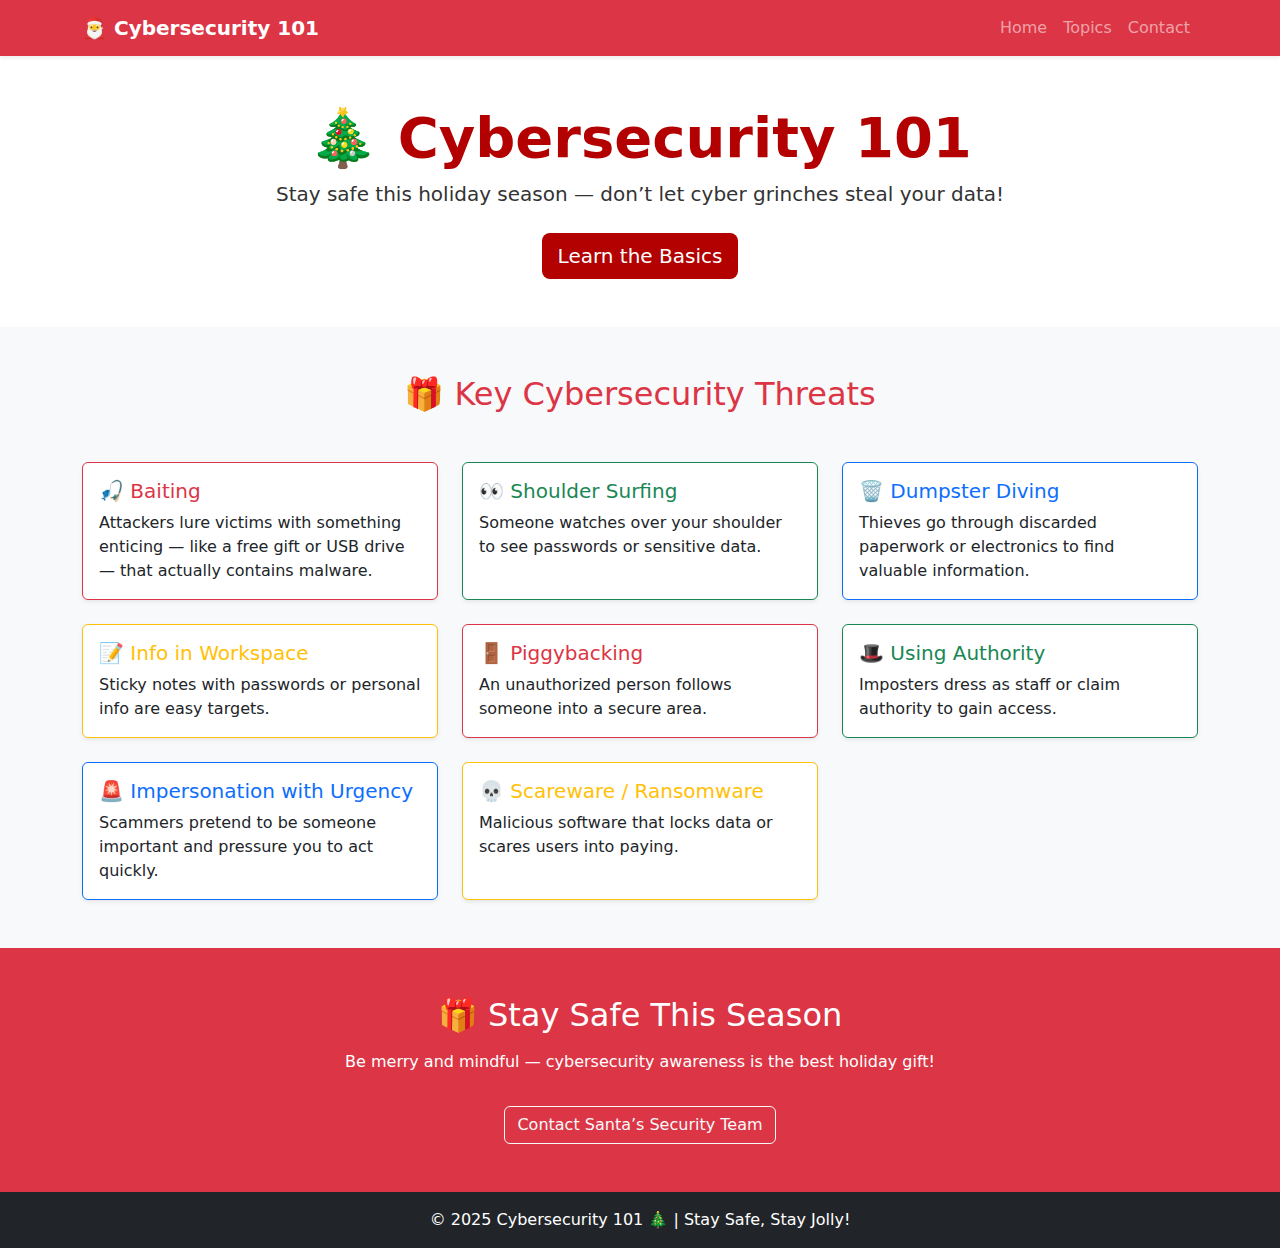
<file: CyberSecurity Website/index.html>
<!DOCTYPE html>
<html lang="en">
<head>
  <meta charset="UTF-8" />
  <meta name="viewport" content="width=device-width, initial-scale=1.0" />
  <title>Cybersecurity 101 🎄</title>

  <link rel="icon" type="image/x-icon" href="christ.ico">

  <!-- Bootstrap CSS -->
  <link
    href="https://cdn.jsdelivr.net/npm/bootstrap@5.3.3/dist/css/bootstrap.min.css"
    rel="stylesheet"
  />
  <link rel="stylesheet" href="style.css" />
</head>
<body>
  <!-- Navbar -->
  <nav class="navbar navbar-expand-lg navbar-dark bg-danger shadow-sm">
    <div class="container">
      <a class="navbar-brand fw-bold" href="#">🎅 Cybersecurity 101</a>
      <button class="navbar-toggler" type="button" data-bs-toggle="collapse" data-bs-target="#navbarNav">
        <span class="navbar-toggler-icon"></span>
      </button>
      <div class="collapse navbar-collapse" id="navbarNav">
        <ul class="navbar-nav ms-auto">
          <li class="nav-item"><a class="nav-link" href="#hero">Home</a></li>
          <li class="nav-item"><a class="nav-link" href="#topics">Topics</a></li>
          <li class="nav-item"><a class="nav-link" href="#contact">Contact</a></li>
        </ul>
      </div>
    </div>
  </nav>

  <!-- Hero -->
  <section id="hero" class="text-center py-5">
    <div class="container">
      <h1 class="display-4 fw-bold">🎄 Cybersecurity 101</h1>
      <p class="lead mb-4">
        Stay safe this holiday season — don’t let cyber grinches steal your data!
      </p>
      <a href="#topics" class="btn btn-light btn-lg">Learn the Basics</a>
    </div>
  </section>

  <!-- Topics -->
  <section id="topics" class="py-5 bg-light">
    <div class="container">
      <h2 class="text-center mb-5 text-danger">🎁 Key Cybersecurity Threats</h2>
      <div class="row g-4">

        <!-- Example Card (Baiting) -->
        <div class="col-md-6 col-lg-4">
          <div class="card h-100 border-danger shadow-sm" data-bs-toggle="modal" data-bs-target="#baitingModal">
            <div class="card-body">
              <h5 class="card-title text-danger">🎣 Baiting</h5>
              <p class="card-text">
                Attackers lure victims with something enticing — like a free gift or USB drive — that actually contains malware.
              </p>
            </div>
          </div>
        </div>

        <!-- Shoulder Surfing -->
        <div class="col-md-6 col-lg-4">
          <div class="card h-100 border-success shadow-sm" data-bs-toggle="modal" data-bs-target="#shoulderModal">
            <div class="card-body">
              <h5 class="card-title text-success">👀 Shoulder Surfing</h5>
              <p class="card-text">Someone watches over your shoulder to see passwords or sensitive data.</p>
            </div>
          </div>
        </div>

        <!-- Dumpster Diving -->
        <div class="col-md-6 col-lg-4">
          <div class="card h-100 border-primary shadow-sm" data-bs-toggle="modal" data-bs-target="#dumpsterModal">
            <div class="card-body">
              <h5 class="card-title text-primary">🗑️ Dumpster Diving</h5>
              <p class="card-text">Thieves go through discarded paperwork or electronics to find valuable information.</p>
            </div>
          </div>
        </div>

        <!-- Info in Workspace -->
        <div class="col-md-6 col-lg-4">
          <div class="card h-100 border-warning shadow-sm" data-bs-toggle="modal" data-bs-target="#workspaceModal">
            <div class="card-body">
              <h5 class="card-title text-warning">📝 Info in Workspace</h5>
              <p class="card-text">Sticky notes with passwords or personal info are easy targets.</p>
            </div>
          </div>
        </div>

        <!-- Piggybacking -->
        <div class="col-md-6 col-lg-4">
          <div class="card h-100 border-danger shadow-sm" data-bs-toggle="modal" data-bs-target="#piggyModal">
            <div class="card-body">
              <h5 class="card-title text-danger">🚪 Piggybacking</h5>
              <p class="card-text">An unauthorized person follows someone into a secure area.</p>
            </div>
          </div>
        </div>

        <!-- Uniform or Authority -->
        <div class="col-md-6 col-lg-4">
          <div class="card h-100 border-success shadow-sm" data-bs-toggle="modal" data-bs-target="#authorityModal">
            <div class="card-body">
              <h5 class="card-title text-success">🎩 Using Authority</h5>
              <p class="card-text">Imposters dress as staff or claim authority to gain access.</p>
            </div>
          </div>
        </div>

        <!-- Impersonation with Urgency -->
        <div class="col-md-6 col-lg-4">
          <div class="card h-100 border-primary shadow-sm" data-bs-toggle="modal" data-bs-target="#impersonationModal">
            <div class="card-body">
              <h5 class="card-title text-primary">🚨 Impersonation with Urgency</h5>
              <p class="card-text">Scammers pretend to be someone important and pressure you to act quickly.</p>
            </div>
          </div>
        </div>

        <!-- Scareware / Ransomware -->
        <div class="col-md-6 col-lg-4">
          <div class="card h-100 border-warning shadow-sm" data-bs-toggle="modal" data-bs-target="#ransomwareModal">
            <div class="card-body">
              <h5 class="card-title text-warning">💀 Scareware / Ransomware</h5>
              <p class="card-text">Malicious software that locks data or scares users into paying.</p>
            </div>
          </div>
        </div>

      </div>
    </div>
  </section>

  <!-- Contact -->
  <section id="contact" class="py-5 text-white bg-danger text-center">
    <div class="container">
      <h2>🎁 Stay Safe This Season</h2>
      <p class="mt-3">Be merry and mindful — cybersecurity awareness is the best holiday gift!</p>
      <a href="mailto:shane.pricken@mcvts.org" class="btn btn-outline-light mt-3">Contact Santa’s Security Team</a>
    </div>
  </section>

  <!-- Footer -->
  <footer class="text-center text-white bg-dark py-3">
    <p class="mb-0">&copy; 2025 Cybersecurity 101 🎄 | Stay Safe, Stay Jolly!</p>
  </footer>

  <!-- ===== MODALS ===== -->
  <!-- Baiting -->
  <div class="modal fade" id="baitingModal" tabindex="-1">
    <div class="modal-dialog">
      <div class="modal-content">
        <div class="modal-header bg-danger text-white">
          <h5 class="modal-title">🎣 Preventing Baiting</h5>
          <button type="button" class="btn-close" data-bs-dismiss="modal"></button>
        </div>
        <div class="modal-body">
          <ul>
            <li>Never plug in unknown USB drives or devices.</li>
            <li>Download software only from trusted sources.</li>
            <li>Be cautious of “free” online offers or giveaways.</li>
          </ul>
        </div>
      </div>
    </div>
  </div>

  <!-- Shoulder Surfing -->
  <div class="modal fade" id="shoulderModal" tabindex="-1">
    <div class="modal-dialog">
      <div class="modal-content">
        <div class="modal-header bg-success text-white">
          <h5 class="modal-title">👀 Preventing Shoulder Surfing</h5>
          <button type="button" class="btn-close" data-bs-dismiss="modal"></button>
        </div>
        <div class="modal-body">
          <ul>
            <li>Use privacy screens on your devices.</li>
            <li>Be aware of people nearby when entering passwords.</li>
            <li>Position your monitor away from public view.</li>
          </ul>
        </div>
      </div>
    </div>
  </div>

  <!-- Dumpster Diving -->
  <div class="modal fade" id="dumpsterModal" tabindex="-1">
    <div class="modal-dialog">
      <div class="modal-content">
        <div class="modal-header bg-primary text-white">
          <h5 class="modal-title">🗑️ Preventing Dumpster Diving</h5>
          <button type="button" class="btn-close" data-bs-dismiss="modal"></button>
        </div>
        <div class="modal-body">
          <ul>
            <li>Shred sensitive documents before disposal.</li>
            <li>Wipe or destroy old storage devices before discarding.</li>
            <li>Use secure disposal bins for confidential material.</li>
          </ul>
        </div>
      </div>
    </div>
  </div>

  <!-- Workspace Info -->
  <div class="modal fade" id="workspaceModal" tabindex="-1">
    <div class="modal-dialog">
      <div class="modal-content">
        <div class="modal-header bg-warning text-dark">
          <h5 class="modal-title">📝 Protecting Workspace Info</h5>
          <button type="button" class="btn-close" data-bs-dismiss="modal"></button>
        </div>
        <div class="modal-body">
          <ul>
            <li>Never write passwords on sticky notes.</li>
            <li>Lock your screen when stepping away.</li>
            <li>Store sensitive papers securely.</li>
          </ul>
        </div>
      </div>
    </div>
  </div>

  <!-- Piggybacking -->
  <div class="modal fade" id="piggyModal" tabindex="-1">
    <div class="modal-dialog">
      <div class="modal-content">
        <div class="modal-header bg-danger text-white">
          <h5 class="modal-title">🚪 Preventing Piggybacking</h5>
          <button type="button" class="btn-close" data-bs-dismiss="modal"></button>
        </div>
        <div class="modal-body">
          <ul>
            <li>Never let strangers follow you into secure areas.</li>
            <li>Politely ask for ID if unsure.</li>
            <li>Report suspicious individuals immediately.</li>
          </ul>
        </div>
      </div>
    </div>
  </div>

  <!-- Authority -->
  <div class="modal fade" id="authorityModal" tabindex="-1">
    <div class="modal-dialog">
      <div class="modal-content">
        <div class="modal-header bg-success text-white">
          <h5 class="modal-title">🎩 Preventing Authority Exploits</h5>
          <button type="button" class="btn-close" data-bs-dismiss="modal"></button>
        </div>
        <div class="modal-body">
          <ul>
            <li>Verify credentials before granting access.</li>
            <li>Don’t be intimidated by uniforms or badges alone.</li>
            <li>Follow official ID verification procedures.</li>
          </ul>
        </div>
      </div>
    </div>
  </div>

  <!-- Impersonation -->
  <div class="modal fade" id="impersonationModal" tabindex="-1">
    <div class="modal-dialog">
      <div class="modal-content">
        <div class="modal-header bg-primary text-white">
          <h5 class="modal-title">🚨 Preventing Impersonation Scams</h5>
          <button type="button" class="btn-close" data-bs-dismiss="modal"></button>
        </div>
        <div class="modal-body">
          <ul>
            <li>Verify the sender or caller before acting.</li>
            <li>Never rush to respond to urgent demands.</li>
            <li>Use official channels to confirm requests.</li>
          </ul>
        </div>
      </div>
    </div>
  </div>

  <!-- Ransomware -->
  <div class="modal fade" id="ransomwareModal" tabindex="-1">
    <div class="modal-dialog">
      <div class="modal-content">
        <div class="modal-header bg-warning text-dark">
          <h5 class="modal-title">💀 Preventing Scareware & Ransomware</h5>
          <button type="button" class="btn-close" data-bs-dismiss="modal"></button>
        </div>
        <div class="modal-body">
          <ul>
            <li>Keep your software and antivirus up to date.</li>
            <li>Don’t click suspicious links or attachments.</li>
            <li>Back up important files regularly.</li>
          </ul>
        </div>
      </div>
    </div>
  </div>

  <!-- Bootstrap JS -->
  <script src="https://cdn.jsdelivr.net/npm/bootstrap@5.3.3/dist/js/bootstrap.bundle.min.js"></script>
</body>
</html>
</file>
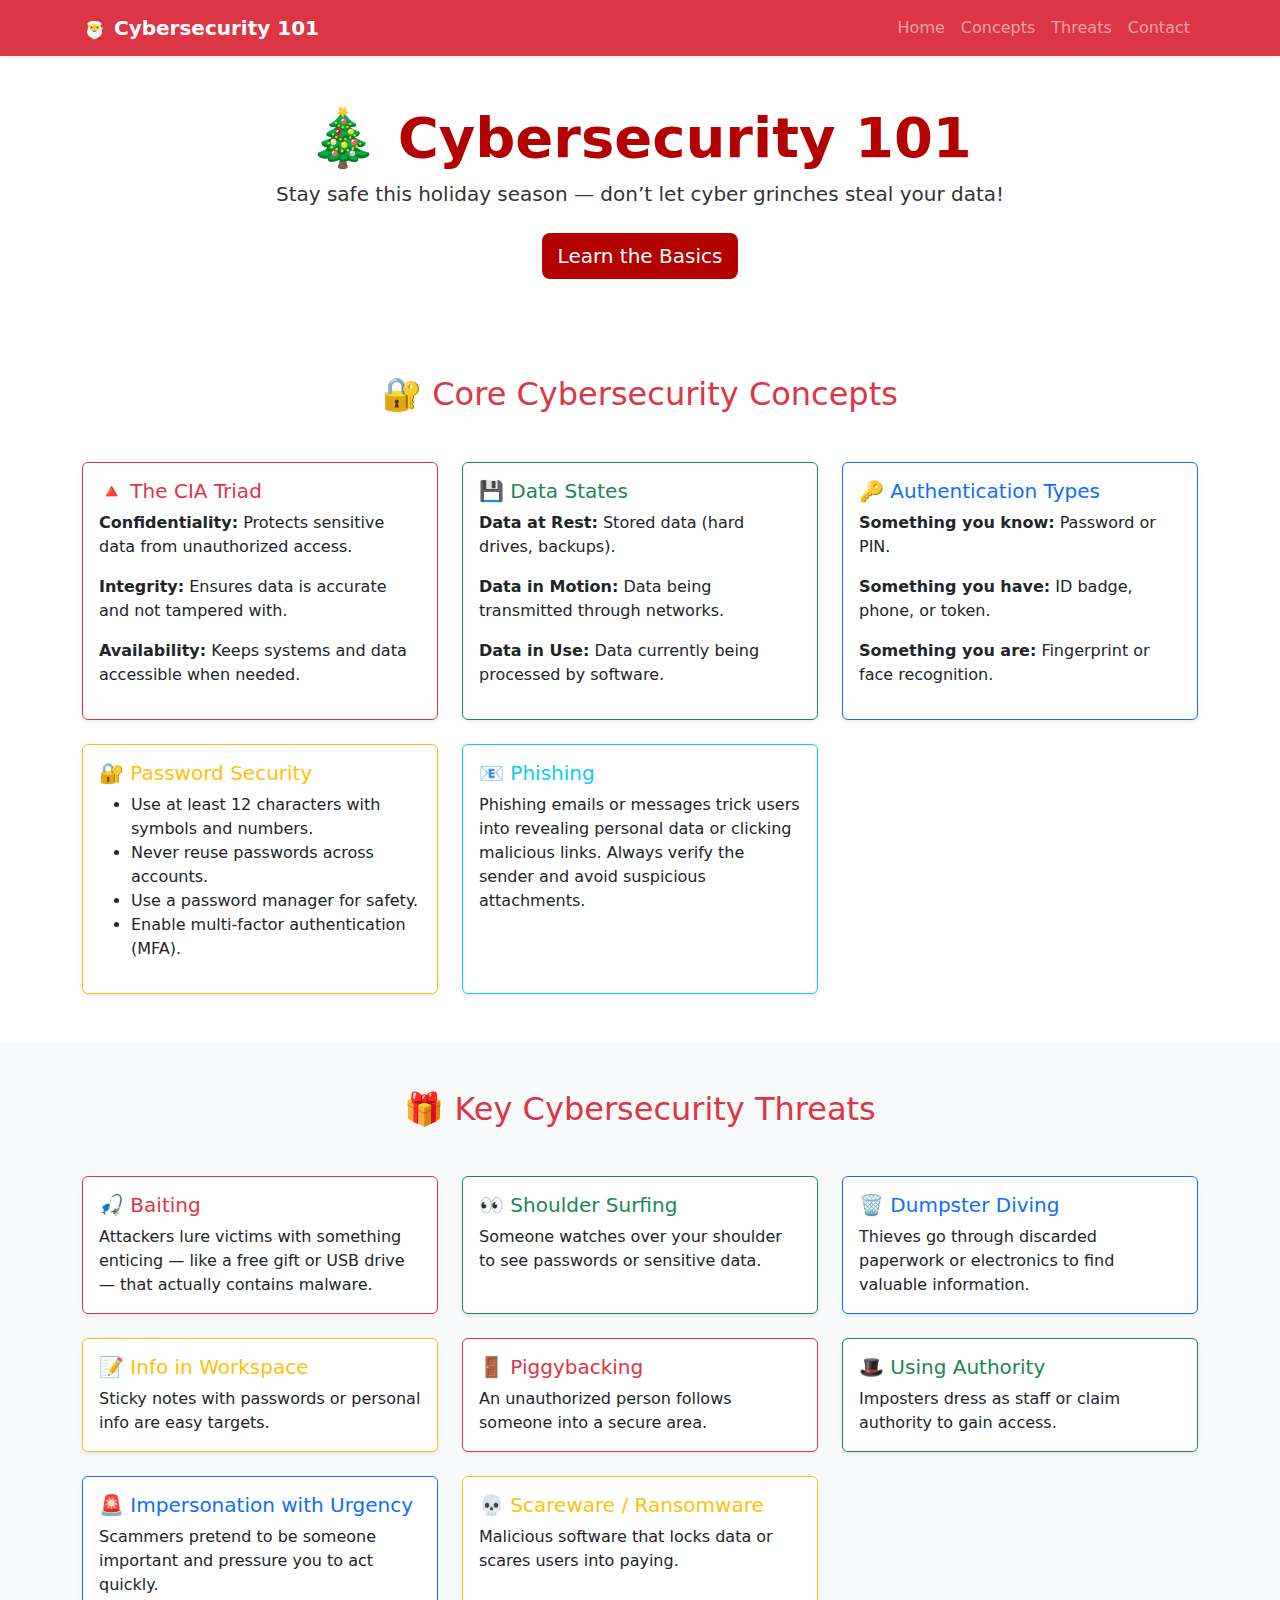
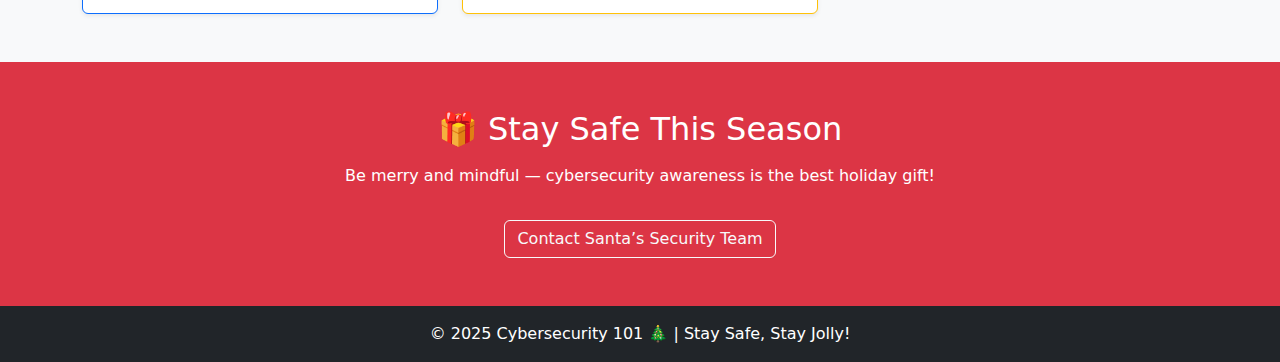
<file: Cyber-Security-Website-main/CyberSecurity Website/index.html>
<!DOCTYPE html>
<html lang="en">
<head>
  <meta charset="UTF-8" />
  <meta name="viewport" content="width=device-width, initial-scale=1.0" />
  <title>Cybersecurity 101 🎄</title>

  <link rel="icon" type="image/x-icon" href="christ.ico">

  <!-- Bootstrap CSS -->
  <link
    href="https://cdn.jsdelivr.net/npm/bootstrap@5.3.3/dist/css/bootstrap.min.css"
    rel="stylesheet"
  />
  <link rel="stylesheet" href="style.css" />
</head>
<body>
  <!-- Navbar -->
  <nav class="navbar navbar-expand-lg navbar-dark bg-danger shadow-sm">
    <div class="container">
      <a class="navbar-brand fw-bold" href="#">🎅 Cybersecurity 101</a>
      <button class="navbar-toggler" type="button" data-bs-toggle="collapse" data-bs-target="#navbarNav">
        <span class="navbar-toggler-icon"></span>
      </button>
      <div class="collapse navbar-collapse" id="navbarNav">
        <ul class="navbar-nav ms-auto">
          <ul class="navbar-nav ms-auto">
            <li class="nav-item"><a class="nav-link" href="#hero">Home</a></li>
            <li class="nav-item"><a class="nav-link" href="#concepts">Concepts</a></li>
            <li class="nav-item"><a class="nav-link" href="#topics">Threats</a></li>
            <li class="nav-item"><a class="nav-link" href="#contact">Contact</a></li>
          </ul>          
        </ul>
      </div>
    </div>
  </nav>

  <!-- Hero -->
  <section id="hero" class="text-center py-5">
    <div class="container">
      <h1 class="display-4 fw-bold">🎄 Cybersecurity 101</h1>
      <p class="lead mb-4">
        Stay safe this holiday season — don’t let cyber grinches steal your data!
      </p>
      <a href="#topics" class="btn btn-light btn-lg">Learn the Basics</a>
    </div>
  </section>

  

  <!-- Core Cybersecurity Concepts -->
<section id="concepts" class="py-5 bg-white">
  <div class="container">
    <h2 class="text-center mb-5 text-danger">🔐 Core Cybersecurity Concepts</h2>
    <div class="row g-4">

      <!-- CIA Triad -->
      <div class="col-md-6 col-lg-4">
        <div class="card h-100 border-danger shadow-sm">
          <div class="card-body">
            <h5 class="card-title text-danger">🔺 The CIA Triad</h5>
            <p><strong>Confidentiality:</strong> Protects sensitive data from unauthorized access.</p>
            <p><strong>Integrity:</strong> Ensures data is accurate and not tampered with.</p>
            <p><strong>Availability:</strong> Keeps systems and data accessible when needed.</p>
          </div>
        </div>
      </div>

      <!-- Data States -->
      <div class="col-md-6 col-lg-4">
        <div class="card h-100 border-success shadow-sm">
          <div class="card-body">
            <h5 class="card-title text-success">💾 Data States</h5>
            <p><strong>Data at Rest:</strong> Stored data (hard drives, backups).</p>
            <p><strong>Data in Motion:</strong> Data being transmitted through networks.</p>
            <p><strong>Data in Use:</strong> Data currently being processed by software.</p>
          </div>
        </div>
      </div>

      <!-- Authentication -->
      <div class="col-md-6 col-lg-4">
        <div class="card h-100 border-primary shadow-sm">
          <div class="card-body">
            <h5 class="card-title text-primary">🔑 Authentication Types</h5>
            <p><strong>Something you know:</strong> Password or PIN.</p>
            <p><strong>Something you have:</strong> ID badge, phone, or token.</p>
            <p><strong>Something you are:</strong> Fingerprint or face recognition.</p>
          </div>
        </div>
      </div>

      <!-- Passwords -->
      <div class="col-md-6 col-lg-4">
        <div class="card h-100 border-warning shadow-sm">
          <div class="card-body">
            <h5 class="card-title text-warning">🔐 Password Security</h5>
            <ul>
              <li>Use at least 12 characters with symbols and numbers.</li>
              <li>Never reuse passwords across accounts.</li>
              <li>Use a password manager for safety.</li>
              <li>Enable multi-factor authentication (MFA).</li>
            </ul>
          </div>
        </div>
      </div>

      <!-- Phishing -->
      <div class="col-md-6 col-lg-4">
        <div class="card h-100 border-info shadow-sm">
          <div class="card-body">
            <h5 class="card-title text-info">📧 Phishing</h5>
            <p>Phishing emails or messages trick users into revealing personal data or clicking malicious links. Always verify the sender and avoid suspicious attachments.</p>
          </div>
        </div>
      </div>

    </div>
  </div>
</section>


  <!-- Topics -->
  <section id="topics" class="py-5 bg-light">
    <div class="container">
      <h2 class="text-center mb-5 text-danger">🎁 Key Cybersecurity Threats</h2>
      <div class="row g-4">

        <!-- Example Card (Baiting) -->
        <div class="col-md-6 col-lg-4">
          <div class="card h-100 border-danger shadow-sm" data-bs-toggle="modal" data-bs-target="#baitingModal">
            <div class="card-body">
              <h5 class="card-title text-danger">🎣 Baiting</h5>
              <p class="card-text">
                Attackers lure victims with something enticing — like a free gift or USB drive — that actually contains malware.
              </p>
            </div>
          </div>
        </div>

        <!-- Shoulder Surfing -->
        <div class="col-md-6 col-lg-4">
          <div class="card h-100 border-success shadow-sm" data-bs-toggle="modal" data-bs-target="#shoulderModal">
            <div class="card-body">
              <h5 class="card-title text-success">👀 Shoulder Surfing</h5>
              <p class="card-text">Someone watches over your shoulder to see passwords or sensitive data.</p>
            </div>
          </div>
        </div>

        <!-- Dumpster Diving -->
        <div class="col-md-6 col-lg-4">
          <div class="card h-100 border-primary shadow-sm" data-bs-toggle="modal" data-bs-target="#dumpsterModal">
            <div class="card-body">
              <h5 class="card-title text-primary">🗑️ Dumpster Diving</h5>
              <p class="card-text">Thieves go through discarded paperwork or electronics to find valuable information.</p>
            </div>
          </div>
        </div>

        <!-- Info in Workspace -->
        <div class="col-md-6 col-lg-4">
          <div class="card h-100 border-warning shadow-sm" data-bs-toggle="modal" data-bs-target="#workspaceModal">
            <div class="card-body">
              <h5 class="card-title text-warning">📝 Info in Workspace</h5>
              <p class="card-text">Sticky notes with passwords or personal info are easy targets.</p>
            </div>
          </div>
        </div>

        <!-- Piggybacking -->
        <div class="col-md-6 col-lg-4">
          <div class="card h-100 border-danger shadow-sm" data-bs-toggle="modal" data-bs-target="#piggyModal">
            <div class="card-body">
              <h5 class="card-title text-danger">🚪 Piggybacking</h5>
              <p class="card-text">An unauthorized person follows someone into a secure area.</p>
            </div>
          </div>
        </div>

        <!-- Uniform or Authority -->
        <div class="col-md-6 col-lg-4">
          <div class="card h-100 border-success shadow-sm" data-bs-toggle="modal" data-bs-target="#authorityModal">
            <div class="card-body">
              <h5 class="card-title text-success">🎩 Using Authority</h5>
              <p class="card-text">Imposters dress as staff or claim authority to gain access.</p>
            </div>
          </div>
        </div>

        <!-- Impersonation with Urgency -->
        <div class="col-md-6 col-lg-4">
          <div class="card h-100 border-primary shadow-sm" data-bs-toggle="modal" data-bs-target="#impersonationModal">
            <div class="card-body">
              <h5 class="card-title text-primary">🚨 Impersonation with Urgency</h5>
              <p class="card-text">Scammers pretend to be someone important and pressure you to act quickly.</p>
            </div>
          </div>
        </div>

        <!-- Scareware / Ransomware -->
        <div class="col-md-6 col-lg-4">
          <div class="card h-100 border-warning shadow-sm" data-bs-toggle="modal" data-bs-target="#ransomwareModal">
            <div class="card-body">
              <h5 class="card-title text-warning">💀 Scareware / Ransomware</h5>
              <p class="card-text">Malicious software that locks data or scares users into paying.</p>
            </div>
          </div>
        </div>

      </div>
    </div>
  </section>

  <!-- Contact -->
  <section id="contact" class="py-5 text-white bg-danger text-center">
    <div class="container">
      <h2>🎁 Stay Safe This Season</h2>
      <p class="mt-3">Be merry and mindful — cybersecurity awareness is the best holiday gift!</p>
      <a href="mailto:shane.pricken@mcvts.org" class="btn btn-outline-light mt-3">Contact Santa’s Security Team</a>
    </div>
  </section>

  <!-- Footer -->
  <footer class="text-center text-white bg-dark py-3">
    <p class="mb-0">&copy; 2025 Cybersecurity 101 🎄 | Stay Safe, Stay Jolly!</p>
  </footer>

  <!-- ===== MODALS ===== -->
  <!-- Baiting -->
  <div class="modal fade" id="baitingModal" tabindex="-1">
    <div class="modal-dialog">
      <div class="modal-content">
        <div class="modal-header bg-danger text-white">
          <h5 class="modal-title">🎣 Preventing Baiting</h5>
          <button type="button" class="btn-close" data-bs-dismiss="modal"></button>
        </div>
        <div class="modal-body">
          <ul>
            <li>Never plug in unknown USB drives or devices.</li>
            <li>Download software only from trusted sources.</li>
            <li>Be cautious of “free” online offers or giveaways.</li>
          </ul>
        </div>
      </div>
    </div>
  </div>

  <!-- Shoulder Surfing -->
  <div class="modal fade" id="shoulderModal" tabindex="-1">
    <div class="modal-dialog">
      <div class="modal-content">
        <div class="modal-header bg-success text-white">
          <h5 class="modal-title">👀 Preventing Shoulder Surfing</h5>
          <button type="button" class="btn-close" data-bs-dismiss="modal"></button>
        </div>
        <div class="modal-body">
          <ul>
            <li>Use privacy screens on your devices.</li>
            <li>Be aware of people nearby when entering passwords.</li>
            <li>Position your monitor away from public view.</li>
          </ul>
        </div>
      </div>
    </div>
  </div>

  <!-- Dumpster Diving -->
  <div class="modal fade" id="dumpsterModal" tabindex="-1">
    <div class="modal-dialog">
      <div class="modal-content">
        <div class="modal-header bg-primary text-white">
          <h5 class="modal-title">🗑️ Preventing Dumpster Diving</h5>
          <button type="button" class="btn-close" data-bs-dismiss="modal"></button>
        </div>
        <div class="modal-body">
          <ul>
            <li>Shred sensitive documents before disposal.</li>
            <li>Wipe or destroy old storage devices before discarding.</li>
            <li>Use secure disposal bins for confidential material.</li>
          </ul>
        </div>
      </div>
    </div>
  </div>

  <!-- Workspace Info -->
  <div class="modal fade" id="workspaceModal" tabindex="-1">
    <div class="modal-dialog">
      <div class="modal-content">
        <div class="modal-header bg-warning text-dark">
          <h5 class="modal-title">📝 Protecting Workspace Info</h5>
          <button type="button" class="btn-close" data-bs-dismiss="modal"></button>
        </div>
        <div class="modal-body">
          <ul>
            <li>Never write passwords on sticky notes.</li>
            <li>Lock your screen when stepping away.</li>
            <li>Store sensitive papers securely.</li>
          </ul>
        </div>
      </div>
    </div>
  </div>

  <!-- Piggybacking -->
  <div class="modal fade" id="piggyModal" tabindex="-1">
    <div class="modal-dialog">
      <div class="modal-content">
        <div class="modal-header bg-danger text-white">
          <h5 class="modal-title">🚪 Preventing Piggybacking</h5>
          <button type="button" class="btn-close" data-bs-dismiss="modal"></button>
        </div>
        <div class="modal-body">
          <ul>
            <li>Never let strangers follow you into secure areas.</li>
            <li>Politely ask for ID if unsure.</li>
            <li>Report suspicious individuals immediately.</li>
          </ul>
        </div>
      </div>
    </div>
  </div>

  <!-- Authority -->
  <div class="modal fade" id="authorityModal" tabindex="-1">
    <div class="modal-dialog">
      <div class="modal-content">
        <div class="modal-header bg-success text-white">
          <h5 class="modal-title">🎩 Preventing Authority Exploits</h5>
          <button type="button" class="btn-close" data-bs-dismiss="modal"></button>
        </div>
        <div class="modal-body">
          <ul>
            <li>Verify credentials before granting access.</li>
            <li>Don’t be intimidated by uniforms or badges alone.</li>
            <li>Follow official ID verification procedures.</li>
          </ul>
        </div>
      </div>
    </div>
  </div>

  <!-- Impersonation -->
  <div class="modal fade" id="impersonationModal" tabindex="-1">
    <div class="modal-dialog">
      <div class="modal-content">
        <div class="modal-header bg-primary text-white">
          <h5 class="modal-title">🚨 Preventing Impersonation Scams</h5>
          <button type="button" class="btn-close" data-bs-dismiss="modal"></button>
        </div>
        <div class="modal-body">
          <ul>
            <li>Verify the sender or caller before acting.</li>
            <li>Never rush to respond to urgent demands.</li>
            <li>Use official channels to confirm requests.</li>
          </ul>
        </div>
      </div>
    </div>
  </div>

  <!-- Ransomware -->
  <div class="modal fade" id="ransomwareModal" tabindex="-1">
    <div class="modal-dialog">
      <div class="modal-content">
        <div class="modal-header bg-warning text-dark">
          <h5 class="modal-title">💀 Preventing Scareware & Ransomware</h5>
          <button type="button" class="btn-close" data-bs-dismiss="modal"></button>
        </div>
        <div class="modal-body">
          <ul>
            <li>Keep your software and antivirus up to date.</li>
            <li>Don’t click suspicious links or attachments.</li>
            <li>Back up important files regularly.</li>
          </ul>
        </div>
      </div>
    </div>
  </div>

  <!-- Bootstrap JS -->
  <script src="https://cdn.jsdelivr.net/npm/bootstrap@5.3.3/dist/js/bootstrap.bundle.min.js"></script>
</body>
</html>
</file>
<file: CyberSecurity Website/style.css>
#hero {
    background: linear-gradient(120deg, #ffcccc, #ffe6e6);
    background-image: url("https://www.transparenttextures.com/patterns/snow.png");
    background-repeat: repeat;
    color: #8b0000; /* Dark red text color for contrast */
  }
  
  #hero h1 {
    color: #b30000; /* Deep Christmas red for title */
    text-shadow: 2px 2px 4px rgba(255, 255, 255, 0.8);
  }
  
  #hero p {
    color: #333333; /* Dark gray for readability */
  }
  
  .btn-light {
    background-color: #b30000;
    color: white;
    border: none;
  }
  
  .btn-light:hover {
    background-color: #ff4d4d;
    color: #fff;
  }
  
  .card {
    cursor:pointer;
  }
</file>
<file: Cyber-Security-Website-main/CyberSecurity Website/style.css>
#hero {
    background: linear-gradient(120deg, #ffcccc, #ffe6e6);
    background-image: url("https://www.transparenttextures.com/patterns/snow.png");
    background-repeat: repeat;
    color: #8b0000; /* Dark red text color for contrast */
  }
  
  #hero h1 {
    color: #b30000; /* Deep Christmas red for title */
    text-shadow: 2px 2px 4px rgba(255, 255, 255, 0.8);
  }
  
  #hero p {
    color: #333333; /* Dark gray for readability */
  }
  
  .btn-light {
    background-color: #b30000;
    color: white;
    border: none;
  }
  
  .btn-light:hover {
    background-color: #ff4d4d;
    color: #fff;
  }
  
  .card {
    cursor:pointer;
  }
</file>
